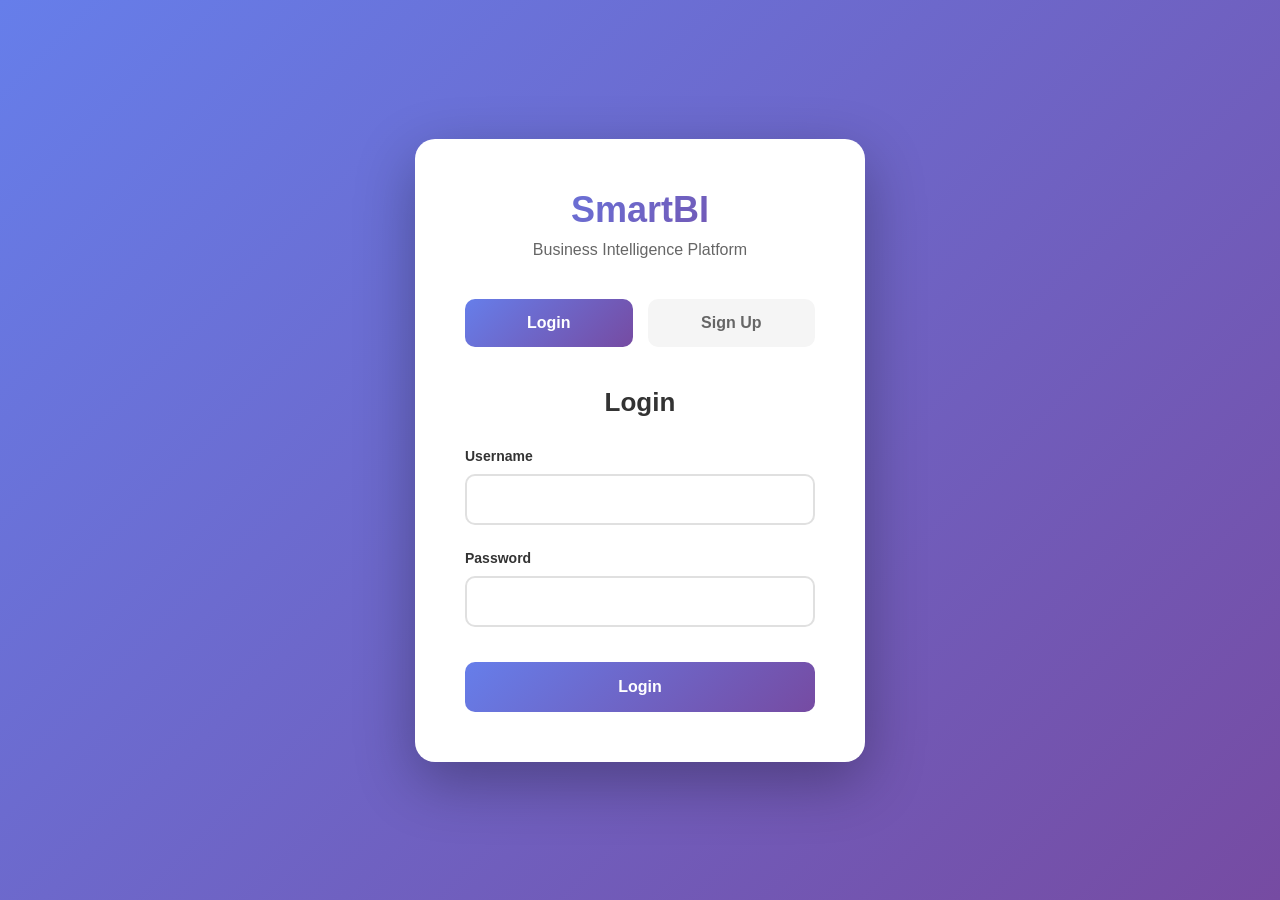
<file: frontend/index.html>
<!DOCTYPE html>
<html lang="en">
<head>
  <meta charset="UTF-8">
  <meta name="viewport" content="width=device-width, initial-scale=1.0">
  <title>SmartBI - Login</title>
  <style>
    * {
      margin: 0;
      padding: 0;
      box-sizing: border-box;
    }

    body {
      font-family: 'Segoe UI', Tahoma, Geneva, Verdana, sans-serif;
      background: linear-gradient(135deg, #667eea 0%, #764ba2 100%);
      min-height: 100vh;
      display: flex;
      align-items: center;
      justify-content: center;
      padding: 20px;
    }

    .container {
      background: white;
      border-radius: 20px;
      box-shadow: 0 20px 60px rgba(0,0,0,0.3);
      padding: 50px;
      width: 100%;
      max-width: 450px;
    }

    .header {
      text-align: center;
      margin-bottom: 40px;
    }

    .header h1 {
      font-size: 36px;
      font-weight: 800;
      background: linear-gradient(135deg, #667eea 0%, #764ba2 100%);
      -webkit-background-clip: text;
      -webkit-text-fill-color: transparent;
      background-clip: text;
      margin-bottom: 10px;
    }

    .header p {
      font-size: 16px;
      color: #666;
    }

    .tabs {
      display: flex;
      gap: 15px;
      margin-bottom: 40px;
    }

    .tab {
      flex: 1;
      padding: 15px;
      border: none;
      background: #f5f5f5;
      border-radius: 10px;
      font-size: 16px;
      font-weight: 600;
      cursor: pointer;
      transition: all 0.3s;
      color: #666;
    }

    .tab:hover {
      background: #e8e8e8;
    }

    .tab.active {
      background: linear-gradient(135deg, #667eea 0%, #764ba2 100%);
      color: white;
    }

    .form {
      display: none;
    }

    .form.active {
      display: block;
    }

    .form h2 {
      font-size: 26px;
      margin-bottom: 30px;
      color: #333;
      text-align: center;
    }

    .input-group {
      margin-bottom: 25px;
    }

    .input-group label {
      display: block;
      font-size: 14px;
      font-weight: 600;
      color: #333;
      margin-bottom: 10px;
    }

    .input-group input {
      width: 100%;
      padding: 15px;
      border: 2px solid #e0e0e0;
      border-radius: 10px;
      font-size: 15px;
      transition: all 0.3s;
    }

    .input-group input:focus {
      outline: none;
      border-color: #667eea;
      box-shadow: 0 0 0 4px rgba(102, 126, 234, 0.1);
    }

    .btn-submit {
      width: 100%;
      padding: 16px;
      background: linear-gradient(135deg, #667eea 0%, #764ba2 100%);
      color: white;
      border: none;
      border-radius: 10px;
      font-size: 16px;
      font-weight: 700;
      cursor: pointer;
      transition: all 0.3s;
      margin-top: 10px;
    }

    .btn-submit:hover {
      transform: translateY(-2px);
      box-shadow: 0 10px 30px rgba(102, 126, 234, 0.4);
    }

    .message {
      margin-top: 20px;
      padding: 14px;
      border-radius: 8px;
      font-size: 14px;
      text-align: center;
      display: none;
    }

    .message.error {
      background: #fee;
      color: #c33;
      border: 1px solid #fcc;
      display: block;
    }

    .message.success {
      background: #efe;
      color: #3c3;
      border: 1px solid #cfc;
      display: block;
    }
  </style>
</head>
<body>
  <div class="container">
    <div class="header">
      <h1>SmartBI</h1>
      <p>Business Intelligence Platform</p>
    </div>

    <div class="tabs">
      <button class="tab active" onclick="showLogin()">Login</button>
      <button class="tab" onclick="showSignup()">Sign Up</button>
    </div>

    <form id="loginForm" class="form active" onsubmit="handleLogin(event)">
      <h2>Login</h2>

      <div class="input-group">
        <label>Username</label>
        <input type="text" name="username" required>
      </div>

      <div class="input-group">
        <label>Password</label>
        <input type="password" name="password" required>
      </div>

      <button type="submit" class="btn-submit">Login</button>
      <div id="loginMessage" class="message"></div>
    </form>

    <form id="signupForm" class="form" onsubmit="handleSignup(event)">
      <h2>Sign Up</h2>

      <div class="input-group">
        <label>Full Name</label>
        <input type="text" name="fullName">
      </div>

      <div class="input-group">
        <label>Username</label>
        <input type="text" name="username" required>
      </div>

      <div class="input-group">
        <label>Email</label>
        <input type="email" name="email" required>
      </div>

      <div class="input-group">
        <label>Password</label>
        <input type="password" name="password" required>
      </div>

      <button type="submit" class="btn-submit">Sign Up</button>
      <div id="signupMessage" class="message"></div>
    </form>
  </div>

  <script>
    function showLogin() {
      document.querySelectorAll('.tab').forEach(t => t.classList.remove('active'));
      document.querySelectorAll('.form').forEach(f => f.classList.remove('active'));
      event.target.classList.add('active');
      document.getElementById('loginForm').classList.add('active');
    }

    function showSignup() {
      document.querySelectorAll('.tab').forEach(t => t.classList.remove('active'));
      document.querySelectorAll('.form').forEach(f => f.classList.remove('active'));
      event.target.classList.add('active');
      document.getElementById('signupForm').classList.add('active');
    }

    async function handleLogin(e) {
      e.preventDefault();
      const form = e.target;
      const data = new FormData(form);
      const msg = document.getElementById('loginMessage');
      
      msg.style.display = 'none';
      
      try {
        const response = await fetch('https://smartbi-backend.onrender.com/api/auth/login', {
          method: 'POST',
          headers: { 'Content-Type': 'application/json' },
          credentials: 'include',
          body: JSON.stringify({
            username: data.get('username'),
            password: data.get('password')
          })
        });

        const result = await response.json();

        if (response.ok) {
          msg.textContent = 'Login successful! Redirecting...';
          msg.className = 'message success';
          setTimeout(() => window.location.href = '/home', 1000);
        } else {
          msg.textContent = result.message || 'Login failed';
          msg.className = 'message error';
        }
      } catch (error) {
        msg.textContent = 'Connection error. Check if backend is running.';
        msg.className = 'message error';
      }
    }

    async function handleSignup(e) {
      e.preventDefault();
      const form = e.target;
      const data = new FormData(form);
      const msg = document.getElementById('signupMessage');
      
      msg.style.display = 'none';

      const password = data.get('password');
      if (password.length < 6) {
        msg.textContent = 'Password must be at least 6 characters';
        msg.className = 'message error';
        return;
      }

      try {
        const response = await fetch('https://smartbi-backend.onrender.com/api/auth/signup', {
          method: 'POST',
          headers: { 'Content-Type': 'application/json' },
          credentials: 'include',
          body: JSON.stringify({
            username: data.get('username'),
            email: data.get('email'),
            password: data.get('password'),
            full_name: data.get('fullName')
          })
        });

        const result = await response.json();

        if (response.ok) {
          msg.textContent = 'Account created! Redirecting to login...';
          msg.className = 'message success';
          setTimeout(() => {
            document.querySelectorAll('.tab')[0].click();
            msg.style.display = 'none';
          }, 2000);
        } else {
          msg.textContent = result.message || 'Signup failed';
          msg.className = 'message error';
        }
      } catch (error) {
        msg.textContent = 'Connection error. Check if backend is running.';
        msg.className = 'message error';
      }
    }
  </script>
</body>
</html>
</file>
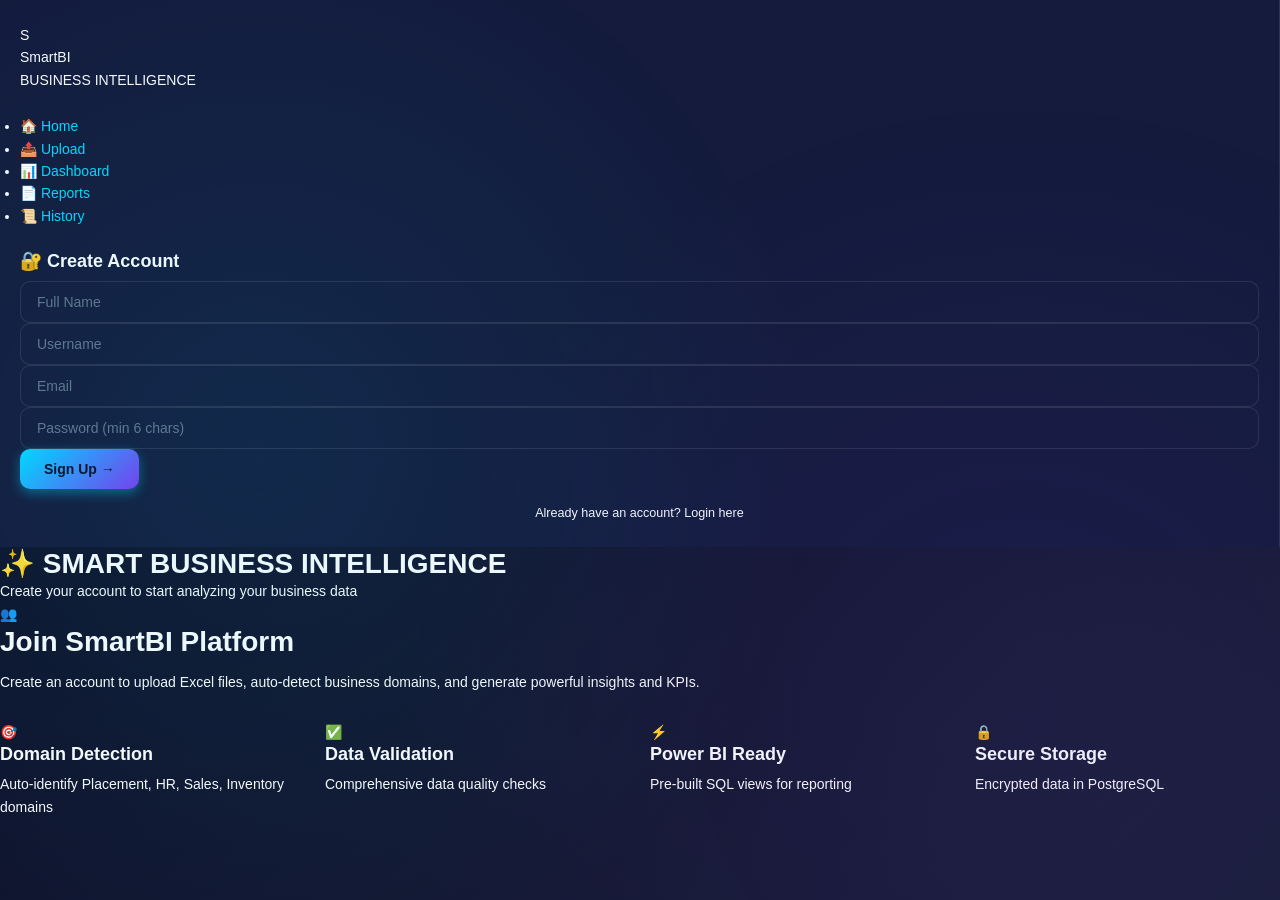
<file: frontend/pages/signup.html>
<!DOCTYPE html>
<html lang="en">
<head>
    <meta charset="UTF-8">
    <meta name="viewport" content="width=device-width, initial-scale=1.0">
    <title>Sign Up - SmartBI</title>
    <link rel="stylesheet" href="../assets/styles.css">
</head>
<body>
    <nav class="sidebar">
        <div class="sidebar-header">
            <div class="logo">
                <span class="logo-icon">S</span>
                <div class="logo-text">
                    <div class="logo-title">SmartBI</div>
                    <div class="logo-subtitle">BUSINESS INTELLIGENCE</div>
                </div>
            </div>
        </div>
        <ul class="nav-menu">
            <li><a href="../index.html">🏠 Home</a></li>
            <li><a href="upload.html">📤 Upload</a></li>
            <li><a href="dashboard.html">📊 Dashboard</a></li>
            <li><a href="reports.html">📄 Reports</a></li>
            <li><a href="history.html">📜 History</a></li>
        </ul>
        <div class="sidebar-footer">
            <div class="login-section">
                <h3>🔐 Create Account</h3>
                <form id="signupForm">
                    <input type="text" id="fullName" placeholder="Full Name" autocomplete="name">
                    <input type="text" id="username" placeholder="Username" required autocomplete="username">
                    <input type="email" id="email" placeholder="Email" required autocomplete="email">
                    <input type="password" id="password" placeholder="Password (min 6 chars)" required autocomplete="new-password">
                    <button type="submit" class="btn-primary">Sign Up →</button>
                </form>
                <div id="signupMessage" class="auth-message" style="display:none;"></div>
                <p style="margin-top: 1rem; text-align: center; font-size: 0.9rem;">
                    Already have an account? <a href="upload.html" style="color: var(--accent-cyan);">Login here</a>
                </p>
            </div>
        </div>
    </nav>

    <main class="main-content">
        <header class="page-header">
            <div class="header-content">
                <h1>✨ SMART BUSINESS INTELLIGENCE</h1>
                <p class="subtitle">Create your account to start analyzing your business data</p>
            </div>
        </header>

        <section class="content-section">
            <div class="card">
                <div class="card-icon">👥</div>
                <h2>Join SmartBI Platform</h2>
                <p>Create an account to upload Excel files, auto-detect business domains, and generate powerful insights and KPIs.</p>
                
                <div class="feature-grid" style="margin-top: 2rem;">
                    <div class="feature-card">
                        <div class="feature-icon">🎯</div>
                        <h3>Domain Detection</h3>
                        <p>Auto-identify Placement, HR, Sales, Inventory domains</p>
                    </div>
                    <div class="feature-card">
                        <div class="feature-icon">✅</div>
                        <h3>Data Validation</h3>
                        <p>Comprehensive data quality checks</p>
                    </div>
                    <div class="feature-card">
                        <div class="feature-icon">⚡</div>
                        <h3>Power BI Ready</h3>
                        <p>Pre-built SQL views for reporting</p>
                    </div>
                    <div class="feature-card">
                        <div class="feature-icon">🔒</div>
                        <h3>Secure Storage</h3>
                        <p>Encrypted data in PostgreSQL</p>
                    </div>
                </div>
            </div>
        </section>
    </main>

    <script src="../assets/api.js"></script>
    <script>
        document.getElementById('signupForm').addEventListener('submit', async (e) => {
            e.preventDefault();
            
            const fullName = document.getElementById('fullName').value.trim();
            const username = document.getElementById('username').value.trim();
            const email = document.getElementById('email').value.trim();
            const password = document.getElementById('password').value;
            const messageEl = document.getElementById('signupMessage');
            
            if (password.length < 6) {
                messageEl.textContent = 'Password must be at least 6 characters.';
                messageEl.className = 'auth-message error';
                messageEl.style.display = 'block';
                return;
            }
            
            messageEl.style.display = 'none';
            
            try {
                const response = await fetch(`${BASE_URL}/api/auth/signup`, {
                    method: 'POST',
                    headers: { 'Content-Type': 'application/json' },
                    credentials: 'include',
                    body: JSON.stringify({ username, email, password, full_name: fullName })
                });
                
                const data = await response.json();
                
                if (response.ok) {
                    messageEl.textContent = data.message + ' Redirecting to login...';
                    messageEl.className = 'auth-message success';
                    messageEl.style.display = 'block';
                    setTimeout(() => window.location.href = 'upload.html', 2000);
                } else {
                    messageEl.textContent = data.message || 'Signup failed.';
                    messageEl.className = 'auth-message error';
                    messageEl.style.display = 'block';
                }
            } catch (error) {
                messageEl.textContent = 'Error: Cannot connect to server. Is backend running?';
                messageEl.className = 'auth-message error';
                messageEl.style.display = 'block';
            }
        });
    </script>
</body>
</html>
</file>
<file: frontend/assets/styles.css>
:root {
  --bg-primary: #0a0e27;
  --bg-secondary: #141b3d;
  --bg-card: #1a2245;
  --bg-card-hover: #1f2850;
  --accent-primary: #00d9ff;
  --accent-secondary: #7c3aed;
  --accent-success: #10b981;
  --accent-warning: #f59e0b;
  --accent-error: #ef4444;
  --text-primary: #f8fafc;
  --text-secondary: #94a3b8;
  --text-muted: #64748b;
  --border-color: rgba(255, 255, 255, 0.1);
  --shadow-sm: 0 1px 2px 0 rgba(0, 0, 0, 0.3);
  --shadow-md: 0 4px 6px -1px rgba(0, 0, 0, 0.4);
  --shadow-lg: 0 10px 15px -3px rgba(0, 0, 0, 0.5);
  --shadow-xl: 0 20px 25px -5px rgba(0, 0, 0, 0.6);
}

* {
  box-sizing: border-box;
  margin: 0;
  padding: 0;
}

html, body {
  min-height: 100vh;
  font-family: -apple-system, BlinkMacSystemFont, 'Segoe UI', Roboto, 'Helvetica Neue', Arial, sans-serif;
  background: linear-gradient(135deg, var(--bg-primary) 0%, #1a1f3a 100%);
  color: var(--text-primary);
  font-size: 14px;
  line-height: 1.6;
}

body::before {
  content: '';
  position: fixed;
  top: 0;
  left: 0;
  right: 0;
  bottom: 0;
  background: 
    radial-gradient(circle at 20% 50%, rgba(0, 217, 255, 0.08) 0%, transparent 50%),
    radial-gradient(circle at 80% 80%, rgba(124, 58, 237, 0.08) 0%, transparent 50%);
  pointer-events: none;
  z-index: 0;
}

a {
  color: var(--accent-primary);
  text-decoration: none;
  transition: all 0.2s ease;
}

a:hover {
  color: var(--accent-secondary);
}

/* Layout */
.shell, .page-layout, .dashboard-shell {
  display: grid;
  grid-template-columns: 280px 1fr;
  min-height: 100vh;
  position: relative;
  z-index: 1;
}

/* Sidebar */
.sidebar, .dashboard-sidebar {
  background: var(--bg-secondary);
  border-right: 1px solid var(--border-color);
  padding: 24px 20px;
  display: flex;
  flex-direction: column;
  gap: 24px;
  overflow-y: auto;
}

.brand {
  display: flex;
  align-items: center;
  gap: 12px;
  padding-bottom: 20px;
  border-bottom: 1px solid var(--border-color);
}

.brand-mark {
  width: 48px;
  height: 48px;
  border-radius: 12px;
  background: linear-gradient(135deg, var(--accent-primary), var(--accent-secondary));
  display: flex;
  align-items: center;
  justify-content: center;
  font-size: 24px;
  font-weight: 800;
  color: var(--bg-primary);
  box-shadow: 0 4px 12px rgba(0, 217, 255, 0.3);
}

.brand h1 {
  font-size: 20px;
  font-weight: 700;
  margin: 0;
  color: var(--text-primary);
}

.brand p {
  font-size: 11px;
  color: var(--text-secondary);
  margin: 0;
  text-transform: uppercase;
  letter-spacing: 0.5px;
}

/* Navigation */
.nav-links, .sidebar-nav {
  display: flex;
  flex-direction: column;
  gap: 8px;
}

.nav-links a, .sidebar-nav a {
  padding: 12px 16px;
  border-radius: 10px;
  background: transparent;
  color: var(--text-secondary);
  font-weight: 500;
  transition: all 0.2s ease;
  border: 1px solid transparent;
  display: flex;
  align-items: center;
  gap: 10px;
}

.nav-links a:hover, .sidebar-nav a:hover {
  background: var(--bg-card);
  color: var(--accent-primary);
  border-color: var(--border-color);
  transform: translateX(4px);
}

.nav-links a.active, .sidebar-nav a.active {
  background: var(--bg-card);
  color: var(--accent-primary);
  border-color: var(--accent-primary);
}

/* Auth Layout - Centered Design */
.auth-layout {
  min-height: 100vh;
  display: flex;
  align-items: center;
  justify-content: center;
  padding: 40px 20px;
  position: relative;
  z-index: 1;
  background: linear-gradient(135deg, #0a0e27 0%, #1a1f3a 50%, #0a0e27 100%);
}

.auth-layout::before {
  content: '';
  position: fixed;
  top: 0;
  left: 0;
  right: 0;
  bottom: 0;
  background: 
    radial-gradient(circle at 20% 30%, rgba(0, 217, 255, 0.15) 0%, transparent 50%),
    radial-gradient(circle at 80% 70%, rgba(124, 58, 237, 0.15) 0%, transparent 50%);
  pointer-events: none;
  z-index: -1;
}

.auth-container {
  width: 100%;
  max-width: 460px;
  background: rgba(26, 34, 69, 0.95);
  border-radius: 24px;
  padding: 48px;
  border: 1px solid rgba(0, 217, 255, 0.2);
  box-shadow: 0 20px 80px rgba(0, 0, 0, 0.6), 0 0 60px rgba(0, 217, 255, 0.1);
  animation: fadeInUp 0.5s ease;
  backdrop-filter: blur(20px);
}

@keyframes fadeInUp {
  from {
    opacity: 0;
    transform: translateY(30px);
  }
  to {
    opacity: 1;
    transform: translateY(0);
  }
}

.auth-header {
  text-align: center;
  margin-bottom: 40px;
}

.auth-logo-mark {
  width: 72px;
  height: 72px;
  border-radius: 20px;
  background: linear-gradient(135deg, var(--accent-primary), var(--accent-secondary));
  display: flex;
  align-items: center;
  justify-content: center;
  font-size: 36px;
  font-weight: 900;
  color: var(--bg-primary);
  box-shadow: 0 10px 30px rgba(0, 217, 255, 0.5);
  margin: 0 auto 20px;
  animation: pulse 2s infinite;
}

@keyframes pulse {
  0%, 100% {
    box-shadow: 0 10px 30px rgba(0, 217, 255, 0.5);
  }
  50% {
    box-shadow: 0 10px 40px rgba(0, 217, 255, 0.7);
  }
}

.auth-header h1 {
  font-size: 32px;
  font-weight: 900;
  margin: 0 0 8px 0;
  color: var(--text-primary);
  background: linear-gradient(135deg, var(--accent-primary), var(--accent-secondary));
  -webkit-background-clip: text;
  -webkit-text-fill-color: transparent;
  background-clip: text;
}

.auth-tagline {
  font-size: 14px;
  color: var(--text-secondary);
  margin: 0;
  font-weight: 500;
  letter-spacing: 0.5px;
}

.auth-tabs-horizontal {
  display: flex;
  gap: 12px;
  margin-bottom: 36px;
  background: var(--bg-secondary);
  padding: 6px;
  border-radius: 14px;
  border: 1px solid var(--border-color);
}

.auth-tab-horizontal {
  flex: 1;
  padding: 12px 20px;
  background: transparent;
  border: none;
  border-radius: 10px;
  color: var(--text-secondary);
  font-weight: 600;
  font-size: 15px;
  cursor: pointer;
  transition: all 0.3s cubic-bezier(0.4, 0, 0.2, 1);
  position: relative;
}

.auth-tab-horizontal:hover {
  color: var(--accent-primary);
  background: rgba(0, 217, 255, 0.05);
}

.auth-tab-horizontal.active {
  background: linear-gradient(135deg, var(--accent-primary), var(--accent-secondary));
  color: var(--bg-primary);
  box-shadow: 0 4px 20px rgba(0, 217, 255, 0.4);
  transform: translateY(-1px);
}

.auth-forms {
  margin-bottom: 0;
}

.auth-form {
  display: flex;
  flex-direction: column;
  gap: 24px;
}

.auth-form h2 {
  font-size: 26px;
  font-weight: 700;
  margin: 0;
  color: var(--text-primary);
  text-align: center;
}

.auth-subtitle {
  font-size: 14px;
  color: var(--text-secondary);
  margin: -12px 0 0 0;
  text-align: center;
  line-height: 1.5;
}

.form-group {
  display: flex;
  flex-direction: column;
  gap: 10px;
}

.form-group label {
  font-size: 13px;
  font-weight: 600;
  color: var(--text-secondary);
  text-transform: uppercase;
  letter-spacing: 0.8px;
}

.form-group input {
  padding: 14px 18px;
  border-radius: 12px;
  border: 1px solid var(--border-color);
  background: var(--bg-secondary);
  color: var(--text-primary);
  font-size: 15px;
  transition: all 0.3s ease;
  font-weight: 500;
}

.form-group input:focus {
  outline: none;
  border-color: var(--accent-primary);
  box-shadow: 0 0 0 4px rgba(0, 217, 255, 0.15);
  background: var(--bg-primary);
}

.form-group input::placeholder {
  color: var(--text-muted);
  font-weight: 400;
}

.btn-auth {
  width: 100%;
  padding: 16px 24px;
  background: linear-gradient(135deg, var(--accent-primary), var(--accent-secondary));
  color: var(--bg-primary);
  border: none;
  border-radius: 12px;
  font-size: 16px;
  font-weight: 700;
  cursor: pointer;
  transition: all 0.3s cubic-bezier(0.4, 0, 0.2, 1);
  box-shadow: 0 6px 24px rgba(0, 217, 255, 0.4);
  margin-top: 8px;
  text-transform: uppercase;
  letter-spacing: 1px;
}

.btn-auth:hover {
  box-shadow: 0 8px 32px rgba(0, 217, 255, 0.6);
  transform: translateY(-2px);
}

.btn-auth:active {
  transform: translateY(0);
}

.auth-message {
  padding: 14px 18px;
  border-radius: 12px;
  font-size: 14px;
  text-align: center;
  margin: 0;
  font-weight: 500;
  display: none;
}

.auth-message.error {
  display: block;
  background: rgba(239, 68, 68, 0.15);
  color: var(--accent-error);
  border: 1px solid var(--accent-error);
}

.auth-message.success {
  display: block;
  background: rgba(16, 185, 129, 0.15);
  color: var(--accent-success);
  border: 1px solid var(--accent-success);
}

.login-panel h2 {
  font-size: 16px;
  font-weight: 600;
  margin-bottom: 8px;
  color: var(--text-primary);
}

.login-inline {
  display: grid;
  grid-template-columns: 1fr 1fr auto;
  gap: 12px;
  align-items: end;
  margin: 16px 0;
}

/* Sidebar Section */
.sidebar-section {
  background: var(--bg-card);
  border-radius: 12px;
  padding: 16px;
  border: 1px solid var(--border-color);
}

.sidebar-section h3 {
  font-size: 13px;
  font-weight: 600;
  color: var(--text-secondary);
  margin-bottom: 12px;
  text-transform: uppercase;
  letter-spacing: 0.5px;
}

.sidebar-section input,
.sidebar-section select {
  width: 100%;
  margin-bottom: 10px;
}

.sidebar-section button {
  width: 100%;
}

/* Main Content */
.hero, .page-main {
  padding: 32px;
  overflow-y: auto;
  display: flex;
  flex-direction: column;
  gap: 24px;
}

.dashboard-main-wrap {
  display: flex;
  flex-direction: column;
  overflow: hidden;
}

.dashboard-topbar {
  background: var(--bg-secondary);
  border-bottom: 1px solid var(--border-color);
  padding: 20px 32px;
  display: flex;
  justify-content: space-between;
  align-items: center;
  gap: 20px;
  flex-wrap: wrap;
  position: sticky;
  top: 0;
  z-index: 10;
  backdrop-filter: blur(10px);
}

.dashboard-main {
  padding: 32px;
  overflow-y: auto;
  display: flex;
  flex-direction: column;
  gap: 24px;
}

/* Cards */
.hero-card, .page-card, .widget-card, .chart-card, .kpi-card, .history-item, .report-box, .result {
  background: var(--bg-card);
  border-radius: 16px;
  padding: 24px;
  border: 1px solid var(--border-color);
  box-shadow: var(--shadow-md);
  transition: all 0.3s ease;
}

.page-card:hover, .widget-card:hover, .history-item:hover {
  border-color: var(--accent-primary);
  box-shadow: var(--shadow-lg);
  transform: translateY(-2px);
}

.hero-card {
  background: linear-gradient(135deg, var(--bg-card) 0%, var(--bg-secondary) 100%);
  border: 1px solid var(--accent-primary);
  box-shadow: 0 0 30px rgba(0, 217, 255, 0.2);
}

/* Typography */
h1, h2, h3 {
  color: var(--text-primary);
  font-weight: 700;
  line-height: 1.2;
}

h2 {
  font-size: 28px;
  margin-bottom: 12px;
}

h3 {
  font-size: 18px;
  margin-bottom: 8px;
}

.eyebrow {
  display: inline-flex;
  align-items: center;
  padding: 6px 14px;
  border-radius: 20px;
  background: rgba(0, 217, 255, 0.15);
  color: var(--accent-primary);
  font-size: 11px;
  font-weight: 600;
  text-transform: uppercase;
  letter-spacing: 1px;
  margin-bottom: 16px;
  border: 1px solid rgba(0, 217, 255, 0.3);
}

.lead {
  font-size: 16px;
  color: var(--text-secondary);
  line-height: 1.6;
  max-width: 65ch;
}

/* Buttons */
button, .button {
  display: inline-flex;
  align-items: center;
  justify-content: center;
  gap: 8px;
  padding: 12px 24px;
  border-radius: 10px;
  border: none;
  font-size: 14px;
  font-weight: 600;
  cursor: pointer;
  transition: all 0.2s ease;
  text-decoration: none;
  white-space: nowrap;
}

button:disabled, .button:disabled {
  opacity: 0.5;
  cursor: not-allowed;
}

.button.primary, button[type="submit"] {
  background: linear-gradient(135deg, var(--accent-primary), var(--accent-secondary));
  color: var(--bg-primary);
  box-shadow: 0 4px 12px rgba(0, 217, 255, 0.4);
}

.button.primary:hover, button[type="submit"]:hover:not(:disabled) {
  box-shadow: 0 6px 20px rgba(0, 217, 255, 0.6);
  transform: translateY(-2px);
}

.button.secondary, button[type="button"] {
  background: var(--bg-card);
  color: var(--text-primary);
  border: 1px solid var(--border-color);
}

.button.secondary:hover, button[type="button"]:hover:not(:disabled) {
  background: var(--bg-card-hover);
  border-color: var(--accent-primary);
  color: var(--accent-primary);
  transform: translateY(-2px);
}

/* Inputs */
input, select, textarea {
  width: 100%;
  padding: 12px 16px;
  border-radius: 10px;
  border: 1px solid var(--border-color);
  background: var(--bg-secondary);
  color: var(--text-primary);
  font-size: 14px;
  transition: all 0.2s ease;
  font-family: inherit;
}

input:focus, select:focus, textarea:focus {
  outline: none;
  border-color: var(--accent-primary);
  box-shadow: 0 0 0 3px rgba(0, 217, 255, 0.1);
}

input::placeholder {
  color: var(--text-muted);
}

label {
  display: flex;
  flex-direction: column;
  gap: 8px;
  font-size: 13px;
  font-weight: 500;
  color: var(--text-secondary);
}

/* Status Badges */
.status-banner, .status-pill {
  display: inline-flex;
  align-items: center;
  padding: 10px 16px;
  border-radius: 20px;
  font-size: 13px;
  font-weight: 500;
  border: 1px solid var(--border-color);
  background: var(--bg-card);
}

.status-banner.success, .status-pill.success {
  background: rgba(16, 185, 129, 0.15);
  color: var(--accent-success);
  border-color: var(--accent-success);
}

.message {
  padding: 12px 16px;
  border-radius: 10px;
  font-size: 14px;
  margin: 8px 0;
}

.message.error, .error {
  background: rgba(239, 68, 68, 0.15);
  color: var(--accent-error);
  border: 1px solid var(--accent-error);
}

.message.status-pill {
  background: rgba(16, 185, 129, 0.15);
  color: var(--accent-success);
  border: 1px solid var(--accent-success);
}

/* Grids */
.cta-row {
  display: flex;
  gap: 12px;
  flex-wrap: wrap;
  margin-top: 24px;
}

.feature-grid, .stats-grid, .chart-grid {
  display: grid;
  grid-template-columns: repeat(auto-fit, minmax(280px, 1fr));
  gap: 20px;
}

.kpi-grid {
  display: grid;
  grid-template-columns: repeat(auto-fit, minmax(200px, 1fr));
  gap: 16px;
}

.dashboard-widgets-grid {
  display: grid;
  grid-template-columns: repeat(auto-fit, minmax(250px, 1fr));
  gap: 20px;
}

.dashboard-chart-grid {
  display: grid;
  grid-template-columns: repeat(auto-fit, minmax(400px, 1fr));
  gap: 20px;
}

/* KPI Cards */
.kpi-card {
  background: linear-gradient(135deg, var(--bg-card) 0%, var(--bg-secondary) 100%);
  padding: 20px;
  border-radius: 12px;
  border: 1px solid var(--border-color);
  text-align: center;
}

.kpi-card strong {
  display: block;
  font-size: 32px;
  font-weight: 700;
  color: var(--accent-primary);
  margin-bottom: 8px;
}

.kpi-card span {
  font-size: 13px;
  color: var(--text-secondary);
  text-transform: uppercase;
  letter-spacing: 0.5px;
}

/* Metrics */
.metric h3 {
  font-size: 36px;
  font-weight: 800;
  color: var(--accent-primary);
  margin-bottom: 8px;
}

.metric p {
  font-size: 13px;
  color: var(--text-secondary);
  text-transform: uppercase;
  letter-spacing: 0.5px;
}

/* Profile */
.profile-chip {
  display: inline-flex;
  align-items: center;
  gap: 10px;
  padding: 8px 16px;
  border-radius: 20px;
  background: var(--bg-card);
  border: 1px solid var(--border-color);
}

.profile-avatar {
  width: 32px;
  height: 32px;
  border-radius: 50%;
  background: linear-gradient(135deg, var(--accent-primary), var(--accent-secondary));
  display: flex;
  align-items: center;
  justify-content: center;
  font-weight: 700;
  color: var(--bg-primary);
}

.topbar-actions {
  display: flex;
  align-items: center;
  gap: 12px;
  flex-wrap: wrap;
}

/* Upload */
.upload-hero {
  display: flex;
  justify-content: space-between;
  align-items: center;
  gap: 24px;
  flex-wrap: wrap;
}

.analytics-hero {
  display: flex;
  justify-content: space-between;
  align-items: center;
  gap: 24px;
  flex-wrap: wrap;
}

.upload-form, .upload-results, .history-list, .report-list, .report-form {
  display: flex;
  flex-direction: column;
  gap: 16px;
}

.report-form {
  display: grid;
  grid-template-columns: repeat(auto-fit, minmax(200px, 1fr));
  gap: 16px;
  align-items: end;
}

/* Tables */
.table-scroll {
  overflow-x: auto;
  border-radius: 12px;
  border: 1px solid var(--border-color);
}

table {
  width: 100%;
  border-collapse: collapse;
  background: var(--bg-secondary);
}

th, td {
  padding: 16px;
  text-align: left;
  border-bottom: 1px solid var(--border-color);
}

th {
  background: var(--bg-card);
  color: var(--text-secondary);
  font-weight: 600;
  font-size: 12px;
  text-transform: uppercase;
  letter-spacing: 0.5px;
}

tr:hover {
  background: var(--bg-card-hover);
}

.table-actions {
  display: flex;
  gap: 10px;
  margin-bottom: 16px;
  flex-wrap: wrap;
}

/* Charts */
canvas {
  max-width: 100%;
  height: 300px !important;
}

.chart-card {
  min-height: 380px;
}

/* Loading */
.loading-spinner {
  display: none;
  text-align: center;
  padding: 40px;
  color: var(--text-secondary);
}

.loading-spinner.is-visible {
  display: block;
}

.skeleton-grid {
  display: none;
  height: 100px;
  border-radius: 12px;
  background: linear-gradient(90deg, var(--bg-card) 0%, var(--bg-card-hover) 50%, var(--bg-card) 100%);
  background-size: 200% 100%;
  animation: skeleton 1.5s infinite;
}

.skeleton-grid.is-visible {
  display: block;
}

@keyframes skeleton {
  0% { background-position: 200% 0; }
  100% { background-position: -200% 0; }
}

/* Empty State */
.empty-state {
  text-align: center;
  padding: 60px 20px;
  color: var(--text-muted);
}

/* Responsive */
@media (max-width: 1024px) {
  .shell, .page-layout, .dashboard-shell {
    grid-template-columns: 1fr;
  }
  
  .sidebar, .dashboard-sidebar {
    border-right: none;
    border-bottom: 1px solid var(--border-color);
    max-height: 300px;
  }
  
  .dashboard-chart-grid {
    grid-template-columns: 1fr;
  }
}

@media (max-width: 640px) {
  .hero, .page-main, .dashboard-main {
    padding: 20px;
  }
  
  .dashboard-topbar {
    padding: 16px 20px;
  }
  
  .login-inline {
    grid-template-columns: 1fr;
  }
  
  .cta-row, .topbar-actions {
    flex-direction: column;
    width: 100%;
  }
  
  .cta-row button, .cta-row .button {
    width: 100%;
  }
  
  h2 {
    font-size: 22px;
  }
  
  .feature-grid, .stats-grid {
    grid-template-columns: 1fr;
  }
}

/* Animations */
@keyframes fadeIn {
  from { opacity: 0; transform: translateY(10px); }
  to { opacity: 1; transform: translateY(0); }
}

.page-card, .kpi-card, .history-item {
  animation: fadeIn 0.3s ease;
}

/* Scrollbar */
::-webkit-scrollbar {
  width: 8px;
  height: 8px;
}

::-webkit-scrollbar-track {
  background: var(--bg-secondary);
}

::-webkit-scrollbar-thumb {
  background: var(--border-color);
  border-radius: 4px;
}

::-webkit-scrollbar-thumb:hover {
  background: var(--text-muted);
}
</file>
